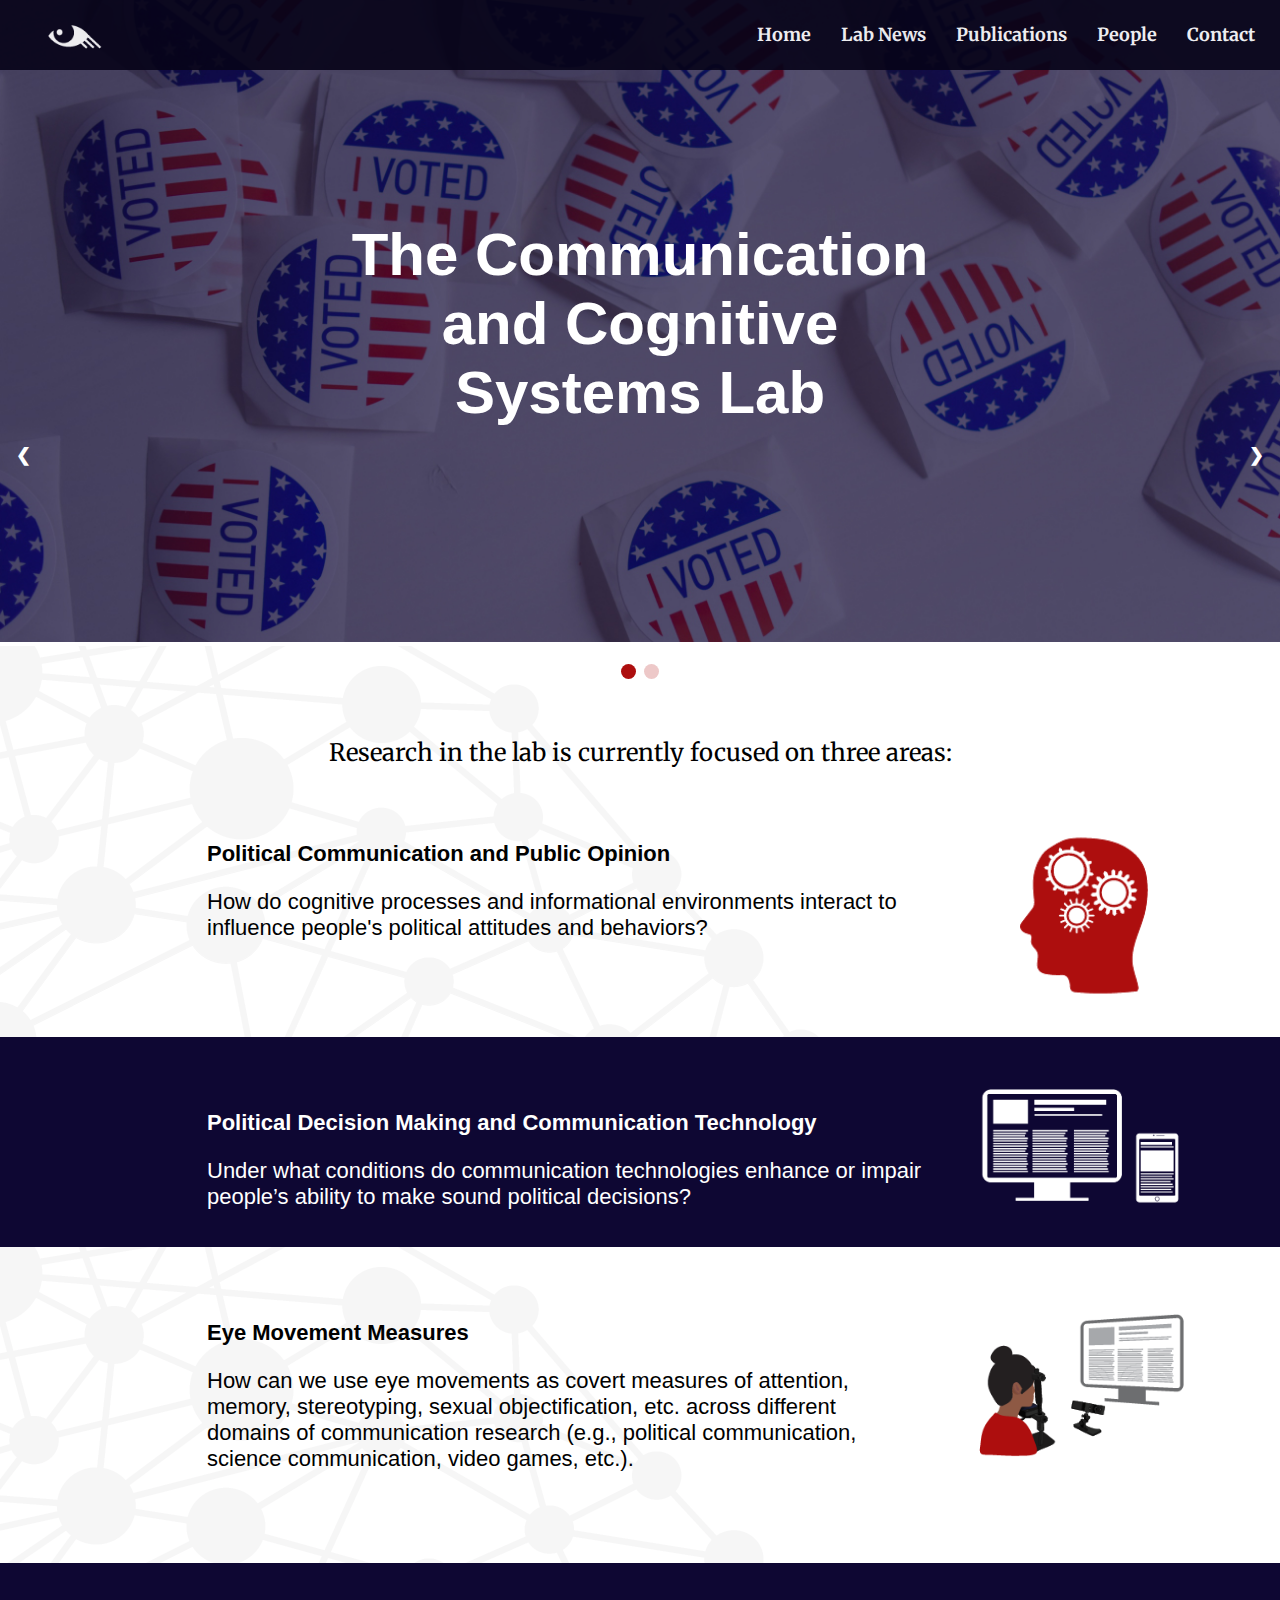
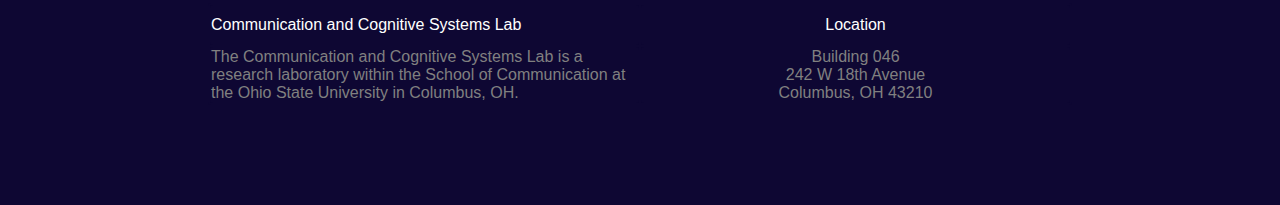
<file: index.html>
<!doctype html>
<html>
<head>
<meta name="viewport" content="width=device-width, initial-scale=1.0"> 
<link type="text/css" rel="stylesheet" href="style.css" />
<link href="https://fonts.googleapis.com/css?family=Merriweather&display=swap" rel="stylesheet"> 
<meta charset="utf-8">
<title>The Communication and Cognitive Systems Lab</title>
</head>


<body>



 <div id="top">



    



    <div id="logo_cont"><a id="home" href="index.html">



      <img id="logo" src="logo-test-13.png" style="height:65px;">



      </a>



    </div>







    



     <ul>



      <li><a href="contact.html"><p class="write">Contact</p></a></li>





      <li><a href="people.html"><p class="write">People</p></a></li>



      <li><a href="publications.html"><p class="write">Publications</p></a></li>



      <li><a href="labnews.html"><p class="write">Lab News</p></a></li>



      <li><a href="index.html"><p class="write">Home</p></a></li>



    </ul> 



  </div>







<!-- Slideshow container -->

	
<div class="slideshow-container">


<div class="welcome">
	The Communication and Cognitive Systems Lab
	</div>

  <!-- Full-width images with number and caption text -->

  <div class="mySlides fade">

    <div class="numbertext"></div>

    <img class="img-size" src="vote-stickers-copy.jpg" style="width:100%">

    <div class="text"></div>

  </div>



  <div class="mySlides fade">

    <div class="numbertext"></div>

    <img class="img-size" src="bkgrd-test-copy.jpg" style="width:100%">

    <div class="text"></div>

  </div>



	</div>	



  <!-- Next and previous buttons -->

  <a class="prev" onclick="plusSlides(-1)">&#10094;</a>

  <a class="next" onclick="plusSlides(1)">&#10095;</a>

	


	<div class="connect">
<br>



<!-- The dots/circles -->
	


<div style="text-align:center">

  <span class="dot" onclick="currentSlide(1)"></span> 

  <span class="dot" onclick="currentSlide(2)"></span>  

	

</div>



<br><br>


	

<br>
<div class="row">
 
	  <p class="intro">Research in the lab is currently focused on three areas:</p>
    
	
	</div>
	
	<br><br>
<div class="row">
  <div class="col-10" style="float:right">
    <img class="icons" src="head-icon-14.png">
  </div>

  <div class="col-6" style="margin-left:15%;">
	  <p class="subhead"><b>Political Communication and Public Opinion</b></p>
    <p class="describe">How do cognitive processes and informational environments interact to influence people's political attitudes and behaviors?</p>
  </div>
</div>
</div>
	
	<div style="background-color:#0E0733;">
<div class="row">
  <div class="col-10" style="float:right">
    <img class="icons" src="tech-icon-revised-15.png">
  </div>

	<br><br>
	
  <div class="col-6" style="margin-left:15%;">
	  <p class="subhead" style="color:white;"><b>Political Decision Making and Communication Technology</b></p>
    <p class="describe" style="color:white;">Under what conditions do communication technologies enhance or impair people’s ability to make sound political decisions?</p>
  </div>
</div>
	 </div>
	
<div class="connect">

	<br><br>
	

<div class="row">
  <div class="col-10" style="float:right">
    <img class="icons" src="eye-tracker-icon-16.png ">
  </div>

  <div class="col-6" style="margin-left:15%;">
	  <p class="subhead"><b>Eye Movement Measures</b></p>
    <p class="describe">How can we use eye movements as covert measures of attention, memory, stereotyping, sexual objectification, etc. across different domains of communication research (e.g., political communication, science communication, video games, etc.).</p>
  </div>
</div>

<br><br><br>
	</div>

<script>

var slideIndex = 1;

showSlides(slideIndex);



// Next/previous controls

function plusSlides(n) {

  showSlides(slideIndex += n);

}



// Thumbnail image controls

function currentSlide(n) {

  showSlides(slideIndex = n);

}



function showSlides(n) {

  var i;

  var slides = document.getElementsByClassName("mySlides");

  var dots = document.getElementsByClassName("dot");

  if (n > slides.length) {slideIndex = 1} 

  if (n < 1) {slideIndex = slides.length}

  for (i = 0; i < slides.length; i++) {

      slides[i].style.display = "none"; 

  }

  for (i = 0; i < dots.length; i++) {

      dots[i].className = dots[i].className.replace(" active", "");

  }

  slides[slideIndex-1].style.display = "block"; 

  dots[slideIndex-1].className += " active";

}

</script>



      

 <div id="closer">



    <table id="t02" class="table2"> 



      <tr class="tr2">



        <td id="blah" class="td2">Communication and Cognitive Systems Lab</td>



        <td class="td2">Location</td>



      </tr>



      <tr class="tr2">



        <td id ="two" class="td2">The Communication and Cognitive Systems Lab is a research laboratory within the School of Communication at the Ohio State University in Columbus, OH.</td>



        <td id ="three" class="td2"><p class="info">Building 046</p><p class="info">242 W 18th Avenue</p><p class="info">Columbus, OH 43210</p></td>



      </tr>



      



    </table>



  </div>


</body>
</html>
</file>
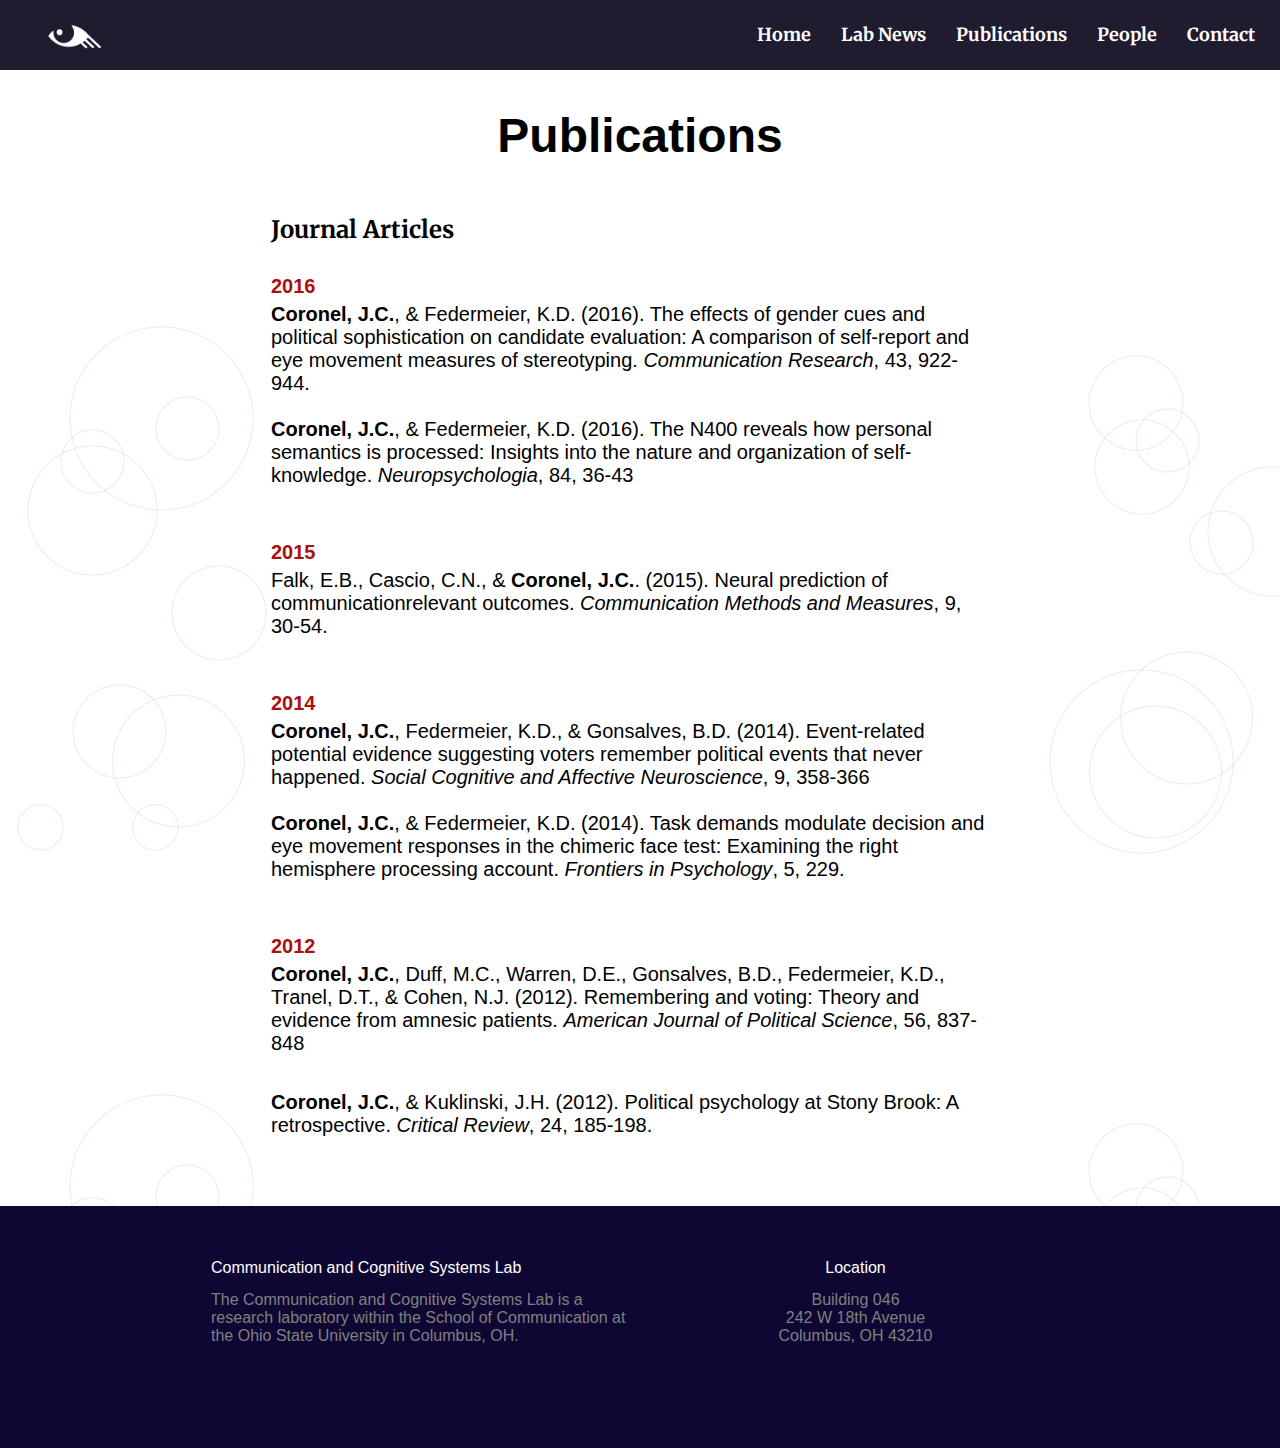
<file: publications.html>
<!doctype html>
<html>
<head>
<meta charset="utf-8">
<meta name="viewport" content="width=device-width, initial-scale=1.0"> 
<link type="text/css" rel="stylesheet" href="style.css" />
<link href="https://fonts.googleapis.com/css?family=Merriweather&display=swap" rel="stylesheet"> 
<title>Publications</title>
</head>

<body>
	<div id="top">
    <div id="logo_cont"><a id="home" href="index.html">
      <img id="logo" src="logo-test-13.png" style="height:65px;">
      </a>
    </div>
   <ul>
      <li><a href="contact.html"><p class="write">Contact</p></a></li>
      <li><a href="people.html"><p class="write">People</p></a></li>
      <li><a href="publications.html"><p class="write">Publications</p></a></li>
      <li><a href="labnews.html"><p class="write">Lab News</p></a></li>
      <li><a href="index.html"><p class="write">Home</p></a></li>
    </ul> 
  </div>
	<br><br><br><br><br><br>
	
<div class="intersect">
<div class="page" style="font-family:'Arial'; font-size: 48px; font-weight: bold;">
	
	Publications
	
</div>
	<br><br>
<div class="row">
<div class="col-6" style="margin-left:20%; font-family:'Merriweather'; font-size: 24px;">
	<b>Journal Articles</b>
</div>
</div>

	
<div class="row">
<div class="col-6" style="margin-left:20%;">
	
<h6>
2016
	</h6>
	

	
 <h5> <b>Coronel, J.C.</b>, & Federmeier, K.D. (2016). The effects of gender cues and political sophistication on candidate evaluation: A comparison of self-report and eye movement measures of stereotyping. <i>Communication Research</i>, 43, 922-944.

  <br><br>
  <b>Coronel, J.C.</b>, & Federmeier, K.D. (2016). The N400 reveals how personal semantics is processed: Insights into the nature and organization of self-knowledge. <i>Neuropsychologia</i>, 84, 36-43
	</h5>
	
<br><br><br>	
	 <h6>
		 2015
	 </h6>

	<h5>
	 Falk, E.B., Cascio, C.N., & <b>Coronel, J.C.</b>. (2015). Neural prediction of communicationrelevant outcomes. <i>Communication Methods and Measures</i>, 9, 30-54.
</h5>
<br><br><br>
	 <h6>
		 2014
	 </h6>

	<h5>
	 <b>Coronel, J.C.</b>, Federmeier, K.D., & Gonsalves, B.D. (2014). Event-related potential evidence suggesting voters remember political events that never happened. <i>Social Cognitive and Affective Neuroscience</i>, 9, 358-366

  <br><br>

      <b>Coronel, J.C.</b>, & Federmeier, K.D. (2014). Task demands modulate decision and eye movement responses in the chimeric face test: Examining the right hemisphere processing account. <i>Frontiers in Psychology</i>, 5, 229.
	</h5>
	
<br><br><br>
	 <h6>
		 2012
	 </h6>

	<h5>
 	<b>Coronel, J.C.</b>, Duff, M.C., Warren, D.E., Gonsalves, B.D., Federmeier, K.D., Tranel, D.T., & Cohen, N.J. (2012). Remembering and voting: Theory and evidence from amnesic patients. <i>American Journal of Political Science</i>, 56, 837-848
</h5>
  <br><br>
<h5>
    <b>Coronel, J.C.</b>, & Kuklinski, J.H. (2012). Political psychology at Stony Brook: A retrospective. <i>Critical Review</i>, 24, 185-198.
</h5>
</div>
</div>
	
<br><br><br>
	
<div id="closer">
    <table id="t02" class="table2"> 
      <tr class="tr2">
        <td id="blah" class="td2">Communication and Cognitive Systems Lab</td>
        <td class="td2">Location</td>
      </tr>
      <tr class="tr2">
        <td id ="two" class="td2">The Communication and Cognitive Systems Lab is a research laboratory within the School of Communication at the Ohio State University in Columbus, OH.</td>

        <td id ="three" class="td2"><p class="info">Building 046</p><p class="info">242 W 18th Avenue</p><p class="info">Columbus, OH 43210</p></td>

      </tr>

    </table>
	</div>
	</div>
</body>
</html>
</file>
<file: style.css>
@charset "utf-8";
* {box-sizing:border-box}

body {
  margin:0;
  padding:0;
  height:100%;
  background-size:65%;
  background-repeat:repeat;
  background-position:center 60px;
  background-attachment:fixed;
}

#top {
  width:100%;
  top:0;
  background-color:#070419;
  position:fixed;
  z-index:2; 
  height:70px;
  opacity:.9;
}

.welcome {
	color: white;
	position: absolute;
	font-family: 'Arial';
	font-weight: bolder;
	font-size: 60px;
	z-index:1;
	text-align: center;
	margin: auto;
	top: 50%;
	left: 50%;
	transform: translate(-50%, -50%);
	
}


top:scroll {
   opacity:1;
   transition: opacity .25s ease-in-out;
   -moz-transition: opacity .25s ease-in-out;
   -webkit-transition: opacity .25s ease-in-out;
}


#logo {
  margin-top:0;
}


#logo_cont {
  margin-top:5px;
  margin-left:20px;
  float:left;
}


.write{
  margin:0 auto;
  line-height:70px;
  font-family: 'Merriweather';
  font-weight:bold;
	font-size: 18px;
}


ul {
    list-style-type: none;
    padding:0;
    height:70px;
    overflow: hidden;
    background-color:#070419;
    float:right;
    width:80%;
    margin-top:0;
    margin-right:10px;
}



li {
    float:right;
}


li a {
    display:block;
    font-size:18px;
    text-align: center;
    padding-left:15px;
    padding-right:15px;
    height:70px;
    text-decoration:none;
    color:white;
}


ul li a:hover {
    color:gray;
}


#main_gif {
    margin-top:70px;
    background-size:contain;
    background-repeat: repeat-x;
    background-position:center;
    width: 100%;
    height: 0;
    padding-top:52%; 
}

.info1 {
  padding:150px;
  background-color:white;
  border:1px solid white;
  text-align:left;
}


#info3 {
  background-color: rgba(245,245,245,.8);
  border:1px solid whitesmoke;
  padding:150px;
  text-align:center;
}


#closer {
  padding:100px;
  background-color:#0E0733;
}


.scroll{
  margin-top:100px;
  border-radius:50px;
  height:50px;
  width:50px;
  opacity:.5;
  border:1px solid #202020;
}


p {
  font-family: Tahoma,Verdana,Segoe,sans-serif;
}



.title {
  margin-top:0;
  margin-left:20px;
  margin-right:20px;
  padding-left:10px;
  padding-bottom:20px;
  color:#202020;
  font-size:25px;
  text-align:center;
  letter-spacing:1px;
  font-family: Arial,"Helvetica Neue",Helvetica,sans-serif;
}


.infowrite {
  font-family: Arial,"Helvetica Neue",Helvetica,sans-serif;
  color:dimgray;
  letter-spacing:1px;
  line-height:25px;
  margin-left:20px;
  margin-right:20px;
  margin-bottom:0;
}


#learn {
  border:4px solid #B20000;
  height:50px;
  border-radius:30px;
  width:200px;
  margin:auto;
  margin-top:50px;
  margin-bottom:50px;
}


#more {
  color:#B20000;
  font-size:18px;
  margin:0;
  line-height:55px;
  height:55px;
  border-radius:30px;
}



#border {
  border:5px solid #b20000;
}



.td11,.td12,.td13,.tr1 {
  opacity:0.9;
  font-family: Arial,"Helvetica Neue",Helvetica,sans-serif;
  height:40px;
  padding:0;
  margin:0;
}


.td11,.td12,.td13{
  width:20%;
}


#home {
  display:block;
  height:100%;
  width:100%;
}



table#t01 {
  text-align:center;
  margin:auto;
  font-size:20px;
  margin-top:50px;
  border-spacing:50px 0px;
}



#pic {
  margin-right:10px;
}



#a1{
  color:#B20000;
  text-decoration:none;
  display:block;
  height:100%;
  width:99%;
  line-height:60px;
  padding:0;
  margin:0;
  margin-left:0;
  border:2px solid #b20000;
  font-size:17px;
}



td {
  background-color:white;
}



.td11:hover {
  -webkit-box-shadow: 0px 0px 5px 0px rgba(15,15,15,1);
  -moz-box-shadow: 0px 0px 5px 0px rgba(15,15,15,1);
  box-shadow: 0px 0px 5px 0px rgba(15,15,15,1);
  background-image:url("http://www.freeiconspng.com/uploads/news-icon-19.png");
  background-size:40px;
  background-position:center;
}



.td12:hover {
  -webkit-box-shadow: 0px 0px 5px 0px rgba(15,15,15,1);
  -moz-box-shadow: 0px 0px 5px 0px rgba(15,15,15,1);
  box-shadow: 0px 0px 5px 0px rgba(15,15,15,1);
  background-image:url("http://www.freeiconspng.com/uploads/book-icon-by-sonoftroll-26.png");
  background-size:50px;
  background-position:center;
}



.td13:hover {
  -webkit-box-shadow: 0px 0px 5px 0px rgba(15,15,15,1);
  -moz-box-shadow: 0px 0px 5px 0px rgba(15,15,15,1);
  box-shadow: 0px 0px 5px 0px rgba(15,15,15,1);
  background-image:url("https://cdn4.iconfinder.com/data/icons/business-men-women-set-1/512/17-512.png");
  background-size:40px;
  background-position:center;
}



#a1:hover {
  color:white;
  background-color:#B20000;
  opacity:.9;
}



#hey {
  padding:0;
  margin-top:0;
  text-decoration:none;
  display:block;
  width:100%;
  height:100%;
  border-radius:30px;
}



#t02 {
  text-align:center;
  background-color:#0E0733;
  width:80%;
  margin:auto;
}



.table2,.td2,.tr2 {
  border-radius:3px;
  font-family: Arial,"Helvetica Neue",Helvetica,sans-serif;
  height:40px;
  background-color:#0E0733;
}



.td2 {
  width:200px;
  color:white;
}



#closer {
  padding-top:40px;
}



#a2:hover {
  color:lightgray;
}



#a2 {
  text-decoration:none;
  color:white;
}



#two {
  text-align:left;
  color:gray;
}



#three {
  text-align:center;
  color:gray;
}



#four {
  text-align:center;
  color:gray;
}



.info {
  margin:0;
}



#blah {
  text-align:left;
}



#learn:hover {
  background-color:rgba(178,0,0,1);
  -webkit-box-shadow: 0px 0px 5px 0px rgba(15,15,15,1);
  -moz-box-shadow: 0px 0px 5px 0px rgba(15,15,15,1);
  box-shadow: 0px 0px 5px 0px rgba(15,15,15,1);
}



#more:hover {
  color:white;
}



h1{
	font-family: Merriweather;
	font-size: 34px;
}

/*Center table*/
.row::after {
  content: "";
  clear: both;
  display: table;
}

[class*="col-"] {
  float: left;
  padding: 15px;
}

.col-12 {width: 8.33%;}
.col-11 {width: 16.66%;}
.col-10 {width: 25%;}
.col-9 {width: 33.33%;}
.col-8 {width: 41.66%;}
.col-7 {width: 50%;}
.col-6 {width: 58.33%;}
.col-5 {width: 66.66%;}
.col-4 {width: 75%;}
.col-3 {width: 83.33%;}
.col-2 {width: 91.66%;}
.col-1 {width: 100%;}

html {
  font-family: "Lucida Sans", sans-serif;
}

.header {
  background-color: #9933cc;
  color: #ffffff;
  padding: 15px;
}

.menu ul {
  list-style-type: none;
  margin: 0;
  padding: 0;
}

.menu li {
  padding: 8px;
  margin-bottom: 7px;
  background-color: #33b5e5;
  color: #ffffff;
  box-shadow: 0 1px 3px rgba(0,0,0,0.12), 0 1px 2px rgba(0,0,0,0.24);
}

.menu li:hover {
  background-color: #0099cc;
}

.subhead {
	font-family: 'Arial';
	font-weight: 900;
	font-size: 22px;
}

.describe{
	font-family: 'Arial';
	font-size: 22px;
}



.page {
	text-align: center;
	font-size: 48px;
	font-family: 'Merriweather';
}

.intersect {
	background-image: url(intersect-06.png);
}

.connect {
	background-image: url(connect-04.png);
	background-repeat: no-repeat;
}

.icons {
	width: 75%;
}

h6 {
	color:#AD0E0E;
	font-family: 'Arial';
	font-size: 20px;
	font-weight: bold;
	margin-bottom: 5px;
	margin-top: 0px;
}

h5 {
	font-family: 'Arial';
	font-size: 20px;
	font-weight: normal;
	margin: 0px;
}

.intro{
	font-family: 'Merriweather';
	font-weight: normal;
	font-size: 24px;
	margin: auto;
	text-align: center;
}

.wrap{
	background-color: #0E0733;
	z-index:2
}


#map {
	margin: auto;
	margin-bottom: 40px;
}



/* Slideshow container */
.slideshow-container {
  max-width: 100%;
  position: relative;
  margin: auto;
z-index:1;
  
}

.img-size {
  max-width: 100%;
  max-height: 100%;
}

/* Hide the images by default */
.mySlides {
  display: none;
}

/* Next & previous buttons */
.prev, .next {
  cursor: pointer;
  position: absolute;
  top: 50%;
  width: auto;
  margin-top: -22px;
  padding: 16px;
  color: white;
  font-weight: bold;
  font-size: 18px;
  transition: 0.6s ease;
  border-radius: 0 3px 3px 0;
  user-select: none;
	z-index:1;
}

/* Position the "next button" to the right */
.next {
  right: 0;
  border-radius: 3px 0 0 3px;
}

/* On hover, add a black background color with a little bit see-through */
.prev:hover, .next:hover {
  background-color: rgba(0,0,0,0.8);
}

/* Caption text */
.text {
  color: #f2f2f2;
  font-size: 15px;
  padding: 8px 12px;
  position: absolute;
  bottom: 8px;
  width: 100%;
  text-align: center;
}

/* Number text (1/3 etc) */
.numbertext {
  color: #f2f2f2;
  font-size: 12px;
  padding: 8px 12px;
  position: absolute;
  top: 0;
}

/* The dots/bullets/indicators */
.dot {
  cursor: pointer;
  height: 15px;
  width: 15px;
  margin: 0 2px;
  background-color: #EDC8C8;
  border-radius: 50%;
  display: inline-block;
  transition: background-color 0.6s ease;
}

.active, .dot:hover {
  background-color: #AD0E0E;
	
}

/* Fading animation */
.fade {
  -webkit-animation-name: fade;
  -webkit-animation-duration: 1.5s;
  animation-name: fade;
  animation-duration: 1.5s;
}

@-webkit-keyframes fade {
  from {opacity: .4} 
  to {opacity: 1}
}

@keyframes fade {
  from {opacity: .4} 
  to {opacity: 1}
}
/* CSS Document */
</file>
